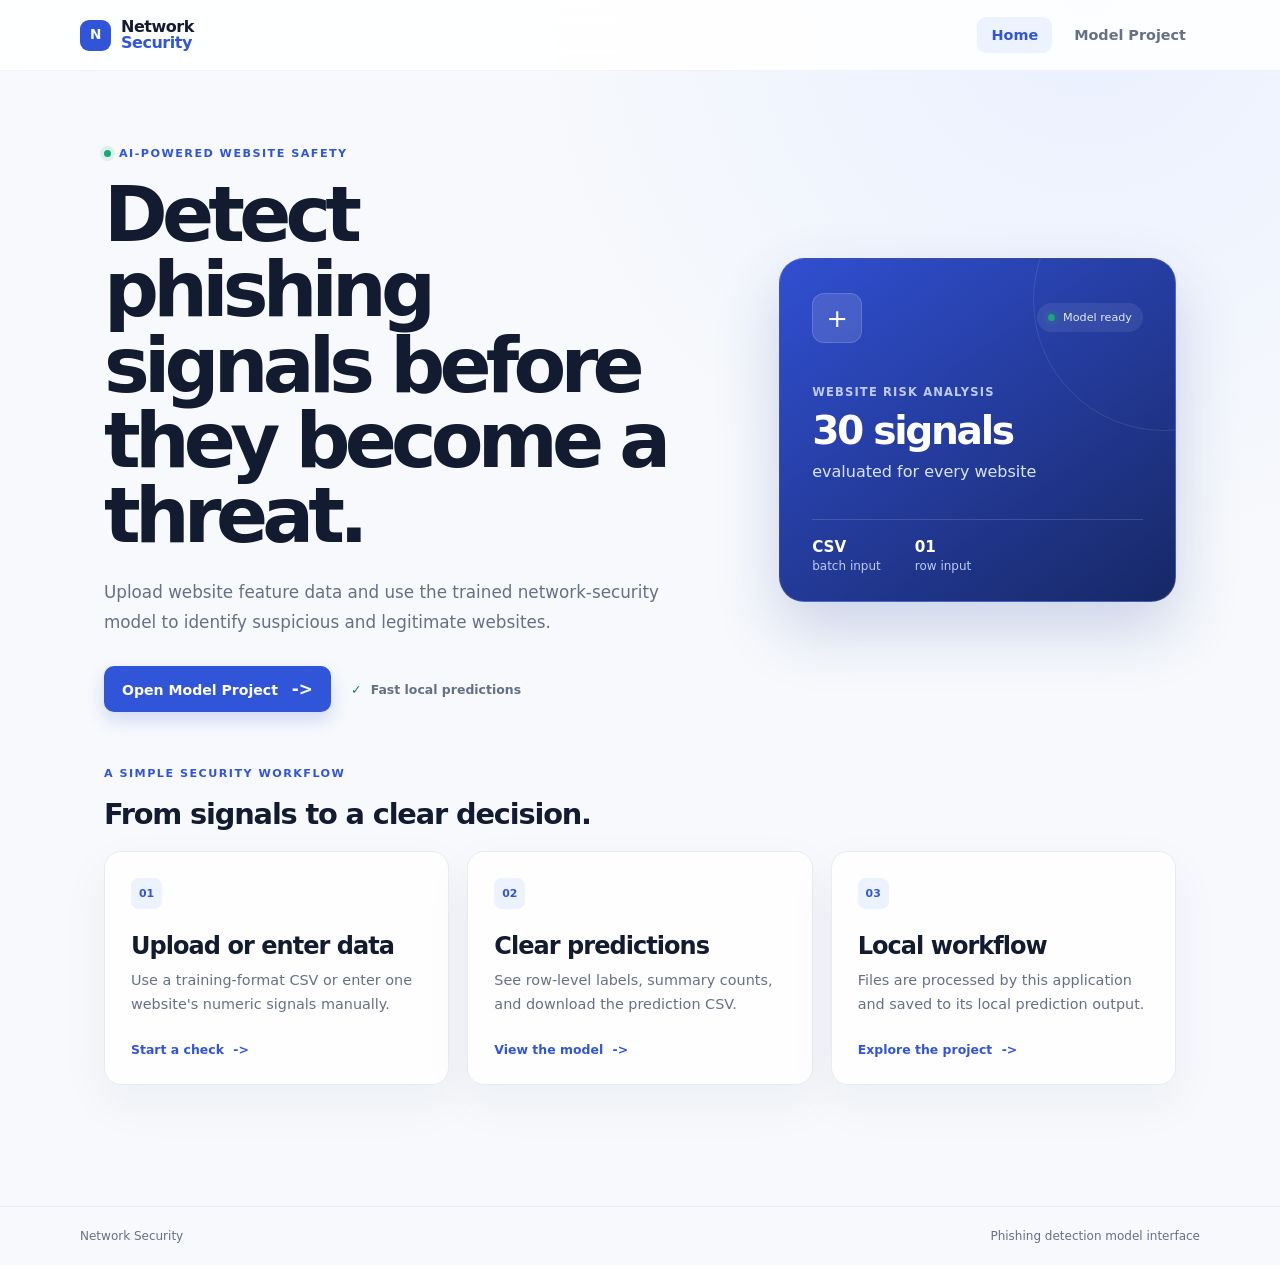
<file: templates/index.html>
<!doctype html>
<html lang="en">
<head>
  <meta charset="utf-8">
  <meta name="viewport" content="width=device-width, initial-scale=1">
  <title>Network Security | Phishing Detection</title>
  <link rel="stylesheet" href="/static/style.css">
</head>
<body>
  <header class="navbar">
    <a class="brand" href="/ui"><span class="brand-mark">N</span><span>Network<span>Security</span></span></a>
    <nav>
      <a class="active" href="/ui">Home</a>
      <a href="/model">Model Project</a>
    </nav>
  </header>
  <main>
    <section class="hero">
      <div>
        <div class="eyebrow"><span class="status-dot"></span> AI-powered website safety</div>
        <h1>Detect phishing signals before they become a threat.</h1>
        <p class="lede">Upload website feature data and use the trained network-security model to identify suspicious and legitimate websites.</p>
        <div class="hero-actions">
          <a class="button primary" href="/model">Open Model Project <span class="button-arrow">-&gt;</span></a>
          <span class="micro-copy"><span class="check-mark">✓</span> Fast local predictions</span>
        </div>
      </div>
      <div class="hero-card">
        <div class="hero-card-top"><span class="shield">+</span><span class="live-badge"><span></span> Model ready</span></div>
        <p class="card-overline">Website risk analysis</p>
        <strong>30 signals</strong>
        <span>evaluated for every website</span>
        <div class="metric-row"><span><b>CSV</b> batch input</span><span><b>01</b> row input</span></div>
      </div>
    </section>
    <section class="section-intro">
      <p class="eyebrow">A simple security workflow</p>
      <h2>From signals to a clear decision.</h2>
    </section>
    <section class="info-grid">
      <article><span class="feature-icon">01</span><h2>Upload or enter data</h2><p>Use a training-format CSV or enter one website's numeric signals manually.</p><a href="/model">Start a check <span>-&gt;</span></a></article>
      <article><span class="feature-icon">02</span><h2>Clear predictions</h2><p>See row-level labels, summary counts, and download the prediction CSV.</p><a href="/model">View the model <span>-&gt;</span></a></article>
      <article><span class="feature-icon">03</span><h2>Local workflow</h2><p>Files are processed by this application and saved to its local prediction output.</p><a href="/model">Explore the project <span>-&gt;</span></a></article>
    </section>
  </main>
  <footer class="footer"><span>Network Security</span><span>Phishing detection model interface</span></footer>
</body>
</html>
</file>
<file: static/style.css>
:root {
  --ink: #121b2f;
  --muted: #667085;
  --line: #e7ebf3;
  --surface: #ffffff;
  --wash: #f7f9fc;
  --primary: #3155d8;
  --primary-dark: #1d379d;
  --danger: #b42318;
  --success: #12805c;
  --shadow: 0 18px 50px #192a4a0d;
  font-family: Inter, ui-sans-serif, system-ui, -apple-system, BlinkMacSystemFont, "Segoe UI", sans-serif;
}

* { box-sizing: border-box; }
body { background: radial-gradient(circle at 85% 0%, #eaf0ff 0, transparent 34%), var(--wash); color: var(--ink); margin: 0; overflow-x: hidden; }
a { color: inherit; text-decoration: none; }
.navbar { align-items: center; background: #ffffffde; backdrop-filter: blur(14px); border-bottom: 1px solid #e7ebf399; display: flex; justify-content: space-between; padding: 17px max(24px, calc((100% - 1120px) / 2)); position: sticky; top: 0; z-index: 5; }
.brand { align-items: center; display: flex; font-size: 1rem; font-weight: 850; gap: 10px; letter-spacing: -.03em; line-height: 1; }
.brand > span:last-child > span { color: var(--primary); display: block; }
.brand-mark { align-items: center; background: var(--primary); border-radius: 9px; color: white; display: flex; font-size: .85rem; height: 31px; justify-content: center; width: 31px; }
nav { display: flex; gap: 8px; }
nav a { border-radius: 9px; color: var(--muted); font-size: .9rem; font-weight: 750; padding: 10px 14px; }
nav a:hover, nav a.active { background: #edf2ff; color: var(--primary); }
main { margin: 0 auto; max-width: 1120px; padding: 76px 24px; }
.hero { align-items: center; display: grid; gap: 80px; grid-template-columns: 1.2fr .8fr; min-height: 485px; }
.eyebrow { align-items: center; color: var(--primary); display: flex; font-size: .7rem; font-weight: 850; gap: 8px; letter-spacing: .13em; margin: 0 0 17px; text-transform: uppercase; }
.status-dot, .live-badge span { background: #19a774; border-radius: 50%; box-shadow: 0 0 0 4px #19a7741c; display: inline-block; height: 7px; width: 7px; }
h1 { font-size: clamp(2.65rem, 6vw, 5rem); letter-spacing: -.075em; line-height: .98; margin: 0 0 25px; max-width: 760px; }
h2 { letter-spacing: -.04em; margin: 0 0 9px; }
.lede { color: var(--muted); font-size: 1.05rem; line-height: 1.75; margin: 0 0 29px; max-width: 625px; }
.hero-actions { align-items: center; display: flex; flex-wrap: wrap; gap: 20px; }
.micro-copy, .project-meta { color: var(--muted); font-size: .78rem; font-weight: 650; }
.check-mark { color: var(--success); font-weight: 900; margin-right: 5px; }
.button { border: 0; border-radius: 10px; cursor: pointer; display: inline-block; font: inherit; font-size: .88rem; font-weight: 800; padding: 13px 18px; transition: background .2s, box-shadow .2s, transform .2s; }
.button:hover { transform: translateY(-1px); }
.button-arrow { font-size: 1.05rem; margin-left: 9px; }
.primary { background: var(--primary); box-shadow: 0 8px 18px #3155d833; color: white; }
.primary:hover { background: var(--primary-dark); }
.secondary { background: #edf2ff; color: var(--primary-dark); }
.hero-card { background: linear-gradient(145deg, #314fd2, #172866); border: 1px solid #ffffff24; border-radius: 25px; box-shadow: 0 28px 65px #1f3a9c33; color: white; display: flex; flex-direction: column; gap: 9px; overflow: hidden; padding: 34px 32px 28px; position: relative; }
.hero-card::after { border: 1px solid #ffffff1a; border-radius: 50%; content: ""; height: 260px; position: absolute; right: -120px; top: -90px; width: 260px; }
.hero-card-top { align-items: center; display: flex; justify-content: space-between; margin-bottom: 33px; position: relative; z-index: 1; }
.hero-card strong { font-size: 2.45rem; letter-spacing: -.06em; position: relative; z-index: 1; }
.hero-card > span:not(.live-badge) { color: #dce5ff; position: relative; z-index: 1; }
.hero-card .card-overline { color: #bfcaff; font-size: .72rem; font-weight: 800; letter-spacing: .1em; margin: 0; position: relative; text-transform: uppercase; z-index: 1; }
.shield { align-items: center; background: #ffffff20; border: 1px solid #ffffff26; border-radius: 12px; display: flex; font-size: 1.6rem; height: 50px; justify-content: center; width: 50px; }
.live-badge { align-items: center; background: #ffffff14; border-radius: 30px; color: #e0e8ff; display: flex; font-size: .7rem; gap: 8px; padding: 8px 11px; position: relative; z-index: 1; }
.metric-row { border-top: 1px solid #ffffff24; color: #becbfa; display: flex; font-size: .75rem; gap: 34px; margin-top: 29px; padding-top: 18px; position: relative; z-index: 1; }
.metric-row b { color: white; display: block; font-size: .95rem; margin-bottom: 3px; }
.section-intro { margin: 55px 0 20px; }
.section-intro h2 { font-size: 1.8rem; }
.info-grid { display: grid; gap: 18px; grid-template-columns: repeat(3, 1fr); }
.info-grid article, .panel { background: #ffffffdd; border: 1px solid var(--line); border-radius: 17px; box-shadow: var(--shadow); padding: 26px; }
.info-grid article { min-height: 225px; }
.feature-icon { align-items: center; background: #edf2ff; border-radius: 8px; color: var(--primary); display: flex; font-size: .68rem; font-weight: 850; height: 31px; justify-content: center; margin-bottom: 23px; width: 31px; }
.info-grid p, .train-panel p { color: var(--muted); font-size: .9rem; line-height: 1.65; margin: 0 0 22px; }
.info-grid article a { color: var(--primary); font-size: .78rem; font-weight: 800; }
.info-grid article a span { margin-left: 5px; }
.footer { border-top: 1px solid var(--line); color: var(--muted); display: flex; font-size: .75rem; justify-content: space-between; margin-top: 45px; padding: 22px max(24px, calc((100% - 1120px) / 2)); }
.page { padding-top: 52px; }
.page-heading { margin-bottom: 30px; }
.page-heading h1 { font-size: clamp(2.35rem, 5vw, 4rem); }
.project-meta { display: flex; flex-wrap: wrap; gap: 18px; }
.page-heading h1 { font-size: clamp(2.2rem, 5vw, 3.8rem); }
.tabs { border-bottom: 1px solid var(--line); display: flex; gap: 28px; margin: -26px -26px 26px; padding: 0 26px; }
.tab { align-items: center; background: none; border: 0; color: var(--muted); cursor: pointer; display: flex; font: inherit; font-size: .88rem; font-weight: 800; gap: 8px; padding: 16px 0; }
.tab.active { border-bottom: 3px solid var(--primary); color: var(--primary); }
.tab-number { color: #9aa5b7; font-size: .68rem; }
.mode-panel[hidden], .results-panel[hidden], .message[hidden] { display: none; }
.file-drop { align-items: center; background: #fbfcff; border: 2px dashed #bdcbed; border-radius: 14px; cursor: pointer; display: flex; flex-direction: column; gap: 8px; justify-content: center; margin-bottom: 18px; padding: 48px 18px; text-align: center; }
.file-drop:hover { background: #f5f8ff; border-color: var(--primary); }
.file-drop span, .form-help { color: var(--muted); }
.upload-icon { align-items: center; background: #eaf0ff; border-radius: 12px; color: var(--primary); display: flex; font-size: 1.5rem; height: 44px; justify-content: center; margin-bottom: 7px; width: 44px; }
.file-drop input { display: none; }
.feature-grid { display: grid; gap: 16px; grid-template-columns: repeat(3, 1fr); margin: 20px 0 24px; }
.field { display: flex; flex-direction: column; gap: 6px; }
.field span { font-size: .83rem; font-weight: 700; overflow-wrap: anywhere; }
.field input { background: #fbfcff; border: 1px solid var(--line); border-radius: 8px; font: inherit; padding: 10px; width: 100%; }
.field input:focus { border-color: var(--primary); outline: 2px solid #2457d633; }
.field small { color: var(--muted); font-size: .72rem; }
.train-panel { align-items: center; display: flex; justify-content: space-between; margin-top: 18px; }
.message { border-radius: 10px; margin-bottom: 18px; padding: 12px 14px; }
.message.error { background: #fff0ef; color: var(--danger); }
.message.success { background: #eaf8f1; color: var(--success); }
.results-panel { margin-top: 18px; }
.results-header { align-items: center; display: flex; gap: 20px; justify-content: space-between; margin-bottom: 20px; }
.summary { display: flex; flex-wrap: wrap; gap: 12px; margin-bottom: 20px; }
.summary-card { background: var(--wash); border: 1px solid var(--line); border-radius: 10px; padding: 12px 16px; }
.summary-card strong { display: block; font-size: 1.35rem; }
.summary-card span { color: var(--muted); font-size: .8rem; }
.table-wrap { overflow-x: auto; }
table { border-collapse: collapse; font-size: .8rem; min-width: 850px; width: 100%; }
th, td { border-bottom: 1px solid var(--line); padding: 10px 12px; text-align: left; white-space: nowrap; }
th { background: var(--wash); color: var(--muted); font-size: .72rem; position: sticky; top: 0; }
.label-phishing { color: var(--danger); font-weight: 800; }
.label-legitimate { color: var(--success); font-weight: 800; }

@media (max-width: 760px) {
  .navbar { padding: 15px 18px; }
  nav { gap: 14px; }
  main { padding: 42px 18px; }
  .hero { display: block; min-height: auto; }
  h1 { font-size: clamp(2.6rem, 13vw, 4rem); }
  .hero-card { margin-top: 36px; }
  .metric-row { gap: 18px; }
  .info-grid, .feature-grid { grid-template-columns: 1fr; }
  .section-intro { margin-top: 48px; }
  .train-panel, .results-header { align-items: flex-start; flex-direction: column; }
  .results-header .button { width: 100%; text-align: center; }
  .footer { align-items: flex-start; flex-direction: column; gap: 7px; padding-left: 18px; padding-right: 18px; }
}
</file>
